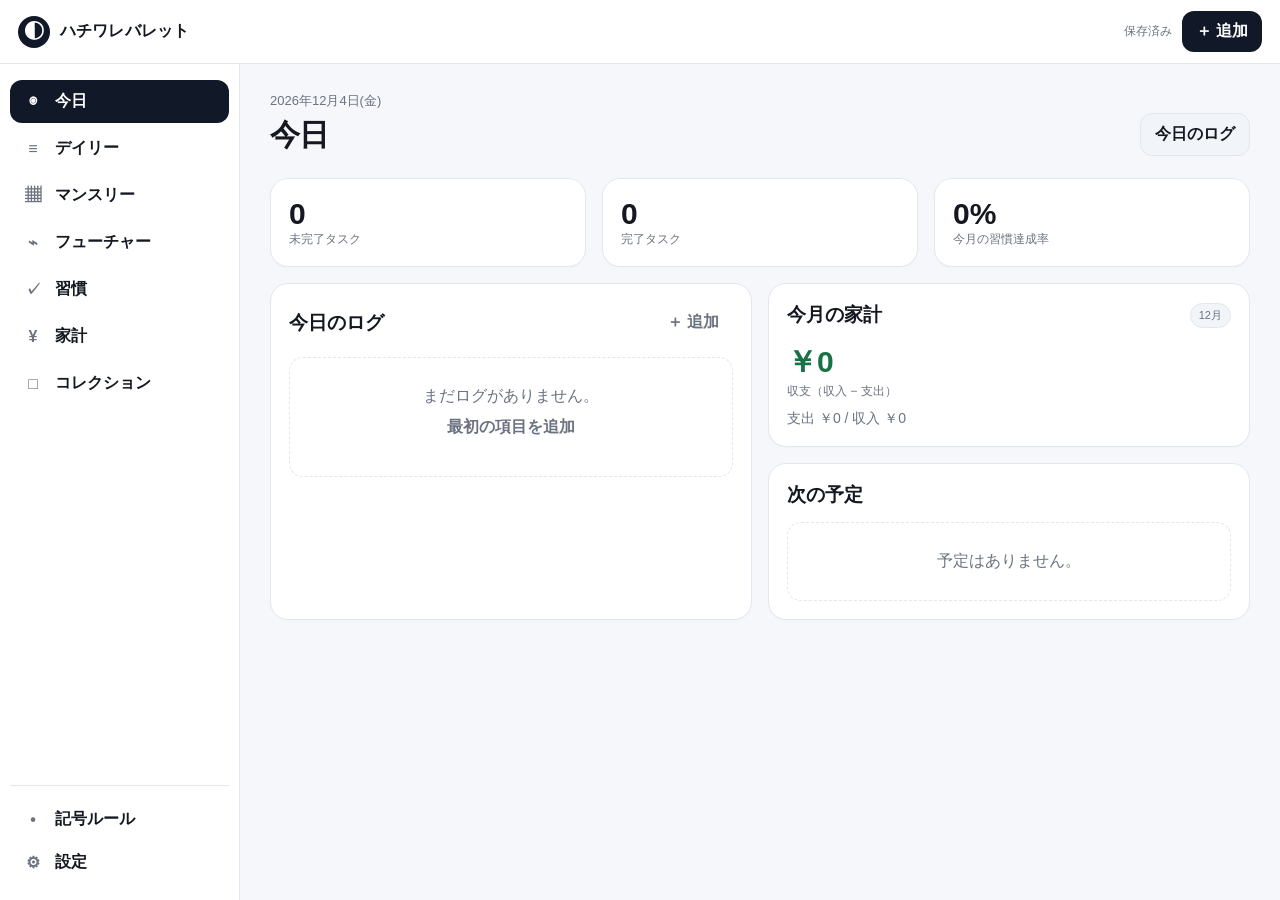
<file: index.html>
<!doctype html>
<html lang="ja">
<head>
  <meta charset="utf-8">
  <meta name="viewport" content="width=device-width,initial-scale=1,viewport-fit=cover">
  <meta name="theme-color" content="#111827">
  <meta name="color-scheme" content="light dark">
  <meta name="description" content="ハチワレバレット — シンプルなバレットジャーナルPWA">
  <link rel="manifest" href="./manifest.webmanifest">
  <link rel="icon" href="./icons/icon-192.png">
  <link rel="apple-touch-icon" href="./icons/apple-touch-icon.png">
  <link rel="stylesheet" href="./src/styles.css">
  <title>ハチワレバレット</title>
</head>
<body>
  <div id="app" class="app-shell">
    <header class="topbar">
      <button id="menuBtn" class="icon-btn mobile-only" aria-label="メニューを開く">☰</button>
      <div class="brand" aria-label="ハチワレバレット">
        <span class="brand-mark" aria-hidden="true">◐</span>
        <span>ハチワレバレット</span>
      </div>
      <div class="top-actions">
        <span id="saveState" class="save-state" aria-live="polite">保存済み</span>
        <button id="quickAddBtn" class="primary-btn">＋ 追加</button>
      </div>
    </header>

    <aside id="sidebar" class="sidebar">
      <nav class="nav-list" aria-label="メインメニュー">
        <button class="nav-item active" data-view="today"><span>◉</span><span>今日</span></button>
        <button class="nav-item" data-view="daily"><span>≡</span><span>デイリー</span></button>
        <button class="nav-item" data-view="monthly"><span>▦</span><span>マンスリー</span></button>
        <button class="nav-item" data-view="future"><span>⌁</span><span>フューチャー</span></button>
        <button class="nav-item" data-view="habits"><span>✓</span><span>習慣</span></button>
        <button class="nav-item" data-view="finance"><span>¥</span><span>家計</span></button>
        <button class="nav-item" data-view="collections"><span>□</span><span>コレクション</span></button>
      </nav>
      <div class="sidebar-bottom">
        <button class="nav-item" data-view="key"><span>•</span><span>記号ルール</span></button>
        <button class="nav-item" data-view="settings"><span>⚙</span><span>設定</span></button>
      </div>
    </aside>

    <main id="main" class="main-content" tabindex="-1">
      <div id="viewRoot"></div>
    </main>
  </div>

  <div id="modalBackdrop" class="modal-backdrop hidden" role="presentation">
    <section id="modal" class="modal" role="dialog" aria-modal="true" aria-labelledby="modalTitle">
      <div class="modal-head">
        <h2 id="modalTitle">追加</h2>
        <button id="modalClose" class="icon-btn" aria-label="閉じる">×</button>
      </div>
      <div id="modalBody" class="modal-body"></div>
    </section>
  </div>

  <div id="toast" class="toast hidden" role="status" aria-live="polite"></div>
  <input id="importInput" type="file" accept="application/json,.json" hidden>
  <script src="./src/app.js"></script>
</body>
</html>
</file>
<file: src/styles.css>
:root{
  --bg:#f5f7fb;--panel:#ffffff;--panel2:#f1f4f8;--text:#151821;--muted:#6b7280;
  --line:#e2e7ef;--accent:#111827;--accentText:#ffffff;--ok:#177245;--warn:#a16207;
  --danger:#b42318;--shadow:0 16px 50px rgba(15,23,42,.10);--radius:18px;--side:240px;
}
html[data-theme="dark"]{
  --bg:#15171b;--panel:#1e2127;--panel2:#272b32;--text:#f5f7fa;--muted:#aab0ba;
  --line:#343943;--accent:#f4f6f8;--accentText:#14161a;--ok:#5bd19a;--warn:#f4c76c;
  --danger:#ff8c84;--shadow:0 16px 50px rgba(0,0,0,.35);
}
*{box-sizing:border-box}
html,body{margin:0;min-height:100%;font-family:-apple-system,BlinkMacSystemFont,"Segoe UI","Hiragino Sans","Yu Gothic UI","Noto Sans JP",sans-serif;background:var(--bg);color:var(--text)}
button,input,select,textarea{font:inherit}
button{cursor:pointer}
.app-shell{min-height:100vh;display:grid;grid-template-columns:var(--side) 1fr;grid-template-rows:64px 1fr;grid-template-areas:"top top" "side main"}
.topbar{grid-area:top;position:sticky;top:0;z-index:30;height:64px;padding:0 18px;display:flex;align-items:center;gap:14px;background:color-mix(in srgb,var(--panel) 92%,transparent);backdrop-filter:blur(14px);border-bottom:1px solid var(--line)}
.brand{font-weight:800;letter-spacing:.01em;display:flex;align-items:center;gap:10px;font-size:16px}.brand-mark{display:grid;place-items:center;width:32px;height:32px;border-radius:50%;background:var(--accent);color:var(--accentText);font-size:20px}.top-actions{margin-left:auto;display:flex;align-items:center;gap:10px}.save-state{font-size:12px;color:var(--muted)}
.primary-btn,.secondary-btn,.danger-btn,.ghost-btn{border:0;border-radius:12px;padding:10px 14px;font-weight:700}.primary-btn{background:var(--accent);color:var(--accentText)}.secondary-btn{background:var(--panel2);color:var(--text);border:1px solid var(--line)}.danger-btn{background:color-mix(in srgb,var(--danger) 12%,var(--panel));color:var(--danger);border:1px solid color-mix(in srgb,var(--danger) 28%,var(--line))}.ghost-btn{background:transparent;color:var(--muted)}
.icon-btn{border:0;background:transparent;color:var(--text);width:38px;height:38px;border-radius:11px;font-size:22px;display:grid;place-items:center}.icon-btn:hover,.ghost-btn:hover{background:var(--panel2)}
.sidebar{grid-area:side;position:sticky;top:64px;height:calc(100vh - 64px);padding:16px 10px;border-right:1px solid var(--line);background:var(--panel);display:flex;flex-direction:column}.nav-list{display:flex;flex-direction:column;gap:4px}.nav-item{border:0;background:transparent;color:var(--text);padding:11px 12px;border-radius:12px;text-align:left;display:flex;align-items:center;gap:11px;font-weight:650}.nav-item>span:first-child{width:22px;text-align:center;color:var(--muted)}.nav-item:hover{background:var(--panel2)}.nav-item.active{background:var(--accent);color:var(--accentText)}.nav-item.active>span:first-child{color:inherit}.sidebar-bottom{margin-top:auto;padding-top:12px;border-top:1px solid var(--line)}
.main-content{grid-area:main;min-width:0;padding:28px 30px 80px}.page{max-width:1120px;margin:0 auto}.page-head{display:flex;align-items:flex-end;justify-content:space-between;gap:18px;margin-bottom:22px}.eyebrow{font-size:13px;color:var(--muted);margin-bottom:5px}.page h1{font-size:30px;margin:0;letter-spacing:-.02em}.page h2{font-size:19px;margin:0}.subtle{color:var(--muted);font-size:14px}.toolbar{display:flex;flex-wrap:wrap;gap:8px;align-items:center}
.grid{display:grid;gap:16px}.grid.two{grid-template-columns:repeat(2,minmax(0,1fr))}.grid.three{grid-template-columns:repeat(3,minmax(0,1fr))}.card{background:var(--panel);border:1px solid var(--line);border-radius:var(--radius);padding:18px;box-shadow:0 1px 2px rgba(15,23,42,.02)}.card-head{display:flex;align-items:center;justify-content:space-between;gap:12px;margin-bottom:14px}.metric{font-size:30px;font-weight:800}.metric-label{font-size:12px;color:var(--muted)}
.list{display:flex;flex-direction:column;gap:8px}.entry{display:flex;align-items:flex-start;gap:10px;padding:11px 12px;background:var(--panel2);border:1px solid transparent;border-radius:13px}.entry:hover{border-color:var(--line)}.entry-symbol{font-weight:800;min-width:22px;text-align:center}.entry-main{min-width:0;flex:1}.entry-title{line-height:1.45;word-break:break-word}.entry-meta{font-size:12px;color:var(--muted);margin-top:4px}.entry-actions{display:flex;gap:3px;opacity:.65}.entry:hover .entry-actions{opacity:1}.mini-btn{border:0;background:transparent;color:var(--muted);border-radius:8px;padding:5px 7px}.mini-btn:hover{background:var(--panel);color:var(--text)}
.empty-state{padding:28px;text-align:center;border:1px dashed var(--line);border-radius:14px;color:var(--muted)}
.segmented{display:inline-flex;background:var(--panel2);border:1px solid var(--line);padding:3px;border-radius:12px}.segmented button{border:0;background:transparent;color:var(--muted);padding:7px 11px;border-radius:9px}.segmented button.active{background:var(--panel);color:var(--text);box-shadow:0 1px 4px rgba(0,0,0,.08)}
.month-grid{display:grid;grid-template-columns:repeat(7,minmax(0,1fr));gap:6px}.dow{font-size:11px;color:var(--muted);padding:4px;text-align:center}.day{min-height:92px;border:1px solid var(--line);border-radius:12px;padding:8px;background:var(--panel);overflow:hidden}.day.muted{opacity:.45}.day.today{outline:2px solid var(--accent);outline-offset:1px}.day-num{font-size:12px;font-weight:800;margin-bottom:5px}.day-note{font-size:11px;white-space:nowrap;overflow:hidden;text-overflow:ellipsis;padding:2px 0}.day button{all:unset;cursor:pointer;display:block;width:100%;height:100%}
.future-grid{display:grid;grid-template-columns:repeat(3,minmax(0,1fr));gap:12px}.future-month{min-height:180px}.future-month h3{font-size:15px;margin:0 0 10px}.future-list{display:flex;flex-direction:column;gap:6px}.future-item{font-size:13px;padding:7px 8px;border-radius:9px;background:var(--panel2)}
.habit-table-wrap{overflow:auto}.habit-table{width:100%;border-collapse:separate;border-spacing:0;font-size:12px}.habit-table th,.habit-table td{border-right:1px solid var(--line);border-bottom:1px solid var(--line);padding:7px;text-align:center;min-width:31px}.habit-table th:first-child,.habit-table td:first-child{position:sticky;left:0;z-index:2;background:var(--panel);text-align:left;min-width:160px}.habit-table thead th{position:sticky;top:0;background:var(--panel);z-index:3}.habit-table tr:first-child th{border-top:1px solid var(--line)}.habit-table th:first-child,.habit-table td:first-child{border-left:1px solid var(--line)}.habit-check{border:0;background:transparent;width:24px;height:24px;border-radius:7px;color:var(--muted)}.habit-check.on{background:var(--accent);color:var(--accentText)}
.finance-row{display:grid;grid-template-columns:110px 1fr 120px 130px auto;gap:10px;align-items:center;padding:10px 0;border-bottom:1px solid var(--line)}.amount{font-variant-numeric:tabular-nums;font-weight:700;text-align:right}.negative{color:var(--danger)}.positive{color:var(--ok)}
.collection-card{display:flex;flex-direction:column;min-height:180px}.collection-card .collection-body{white-space:pre-wrap;color:var(--muted);line-height:1.65;flex:1}.badge{display:inline-flex;align-items:center;border:1px solid var(--line);background:var(--panel2);border-radius:999px;padding:4px 8px;font-size:11px;color:var(--muted)}
.form{display:grid;gap:13px}.form-row{display:grid;gap:6px}.form-row label{font-size:13px;font-weight:700}.field,.area,.select{width:100%;border:1px solid var(--line);background:var(--panel);color:var(--text);border-radius:12px;padding:10px 12px;outline:0}.field:focus,.area:focus,.select:focus{border-color:var(--accent);box-shadow:0 0 0 3px color-mix(in srgb,var(--accent) 12%,transparent)}.area{min-height:120px;resize:vertical}.form-actions{display:flex;justify-content:flex-end;gap:8px;margin-top:4px}.inline-fields{display:grid;grid-template-columns:1fr 1fr;gap:10px}
.settings-list{display:flex;flex-direction:column;gap:14px}.setting-row{display:flex;align-items:center;justify-content:space-between;gap:16px;padding:16px 0;border-bottom:1px solid var(--line)}.setting-row:last-child{border-bottom:0}.setting-title{font-weight:750}.setting-desc{font-size:13px;color:var(--muted);margin-top:3px}.switch{border:1px solid var(--line);background:var(--panel2);width:46px;height:28px;border-radius:999px;padding:3px}.switch::after{content:"";display:block;width:20px;height:20px;border-radius:50%;background:var(--muted);transition:.18s}.switch.on{background:var(--accent)}.switch.on::after{transform:translateX(18px);background:var(--accentText)}
.key-row{display:grid;grid-template-columns:48px 1fr;gap:10px;padding:12px 0;border-bottom:1px solid var(--line)}.key-symbol{font-size:20px;font-weight:800;text-align:center}
.modal-backdrop{position:fixed;inset:0;z-index:80;background:rgba(0,0,0,.48);display:flex;align-items:center;justify-content:center;padding:18px}.modal{width:min(620px,100%);max-height:min(760px,92vh);overflow:auto;background:var(--panel);border:1px solid var(--line);border-radius:22px;box-shadow:var(--shadow)}.modal-head{position:sticky;top:0;background:var(--panel);z-index:2;display:flex;align-items:center;justify-content:space-between;padding:18px 20px 10px}.modal-head h2{margin:0;font-size:20px}.modal-body{padding:10px 20px 20px}.hidden{display:none!important}.toast{position:fixed;z-index:100;right:20px;bottom:20px;background:var(--accent);color:var(--accentText);padding:11px 14px;border-radius:12px;box-shadow:var(--shadow);font-size:13px}.mobile-only{display:none}
.install-banner{display:flex;align-items:center;justify-content:space-between;gap:12px;padding:13px 15px;border-radius:14px;background:var(--accent);color:var(--accentText);margin-bottom:16px}.install-banner .secondary-btn{background:color-mix(in srgb,var(--accentText) 12%,transparent);color:var(--accentText);border-color:color-mix(in srgb,var(--accentText) 30%,transparent)}
@media(max-width:900px){.grid.three{grid-template-columns:1fr 1fr}.future-grid{grid-template-columns:1fr 1fr}.finance-row{grid-template-columns:90px 1fr 100px}.finance-row>:nth-child(4){display:none}}
@media(max-width:720px){:root{--side:0px}.app-shell{display:block}.topbar{height:58px;padding:0 12px}.brand{font-size:15px}.brand-mark{width:28px;height:28px}.save-state{display:none}.mobile-only{display:grid}.sidebar{position:fixed;z-index:70;top:58px;left:0;width:250px;height:calc(100vh - 58px);transform:translateX(-105%);transition:.2s;box-shadow:var(--shadow)}.sidebar.open{transform:translateX(0)}.main-content{padding:20px 14px 70px}.page h1{font-size:25px}.page-head{align-items:flex-start;flex-direction:column;margin-bottom:18px}.grid.two,.grid.three,.future-grid{grid-template-columns:1fr}.month-grid{gap:3px}.day{min-height:75px;padding:5px;border-radius:9px}.day-note{font-size:9px}.finance-row{grid-template-columns:80px 1fr 92px}.inline-fields{grid-template-columns:1fr}.top-actions .primary-btn{padding:8px 11px}.modal-backdrop{align-items:flex-end;padding:0}.modal{width:100%;max-height:88vh;border-radius:22px 22px 0 0;border-bottom:0}.toast{left:14px;right:14px;bottom:14px;text-align:center}}
</file>
